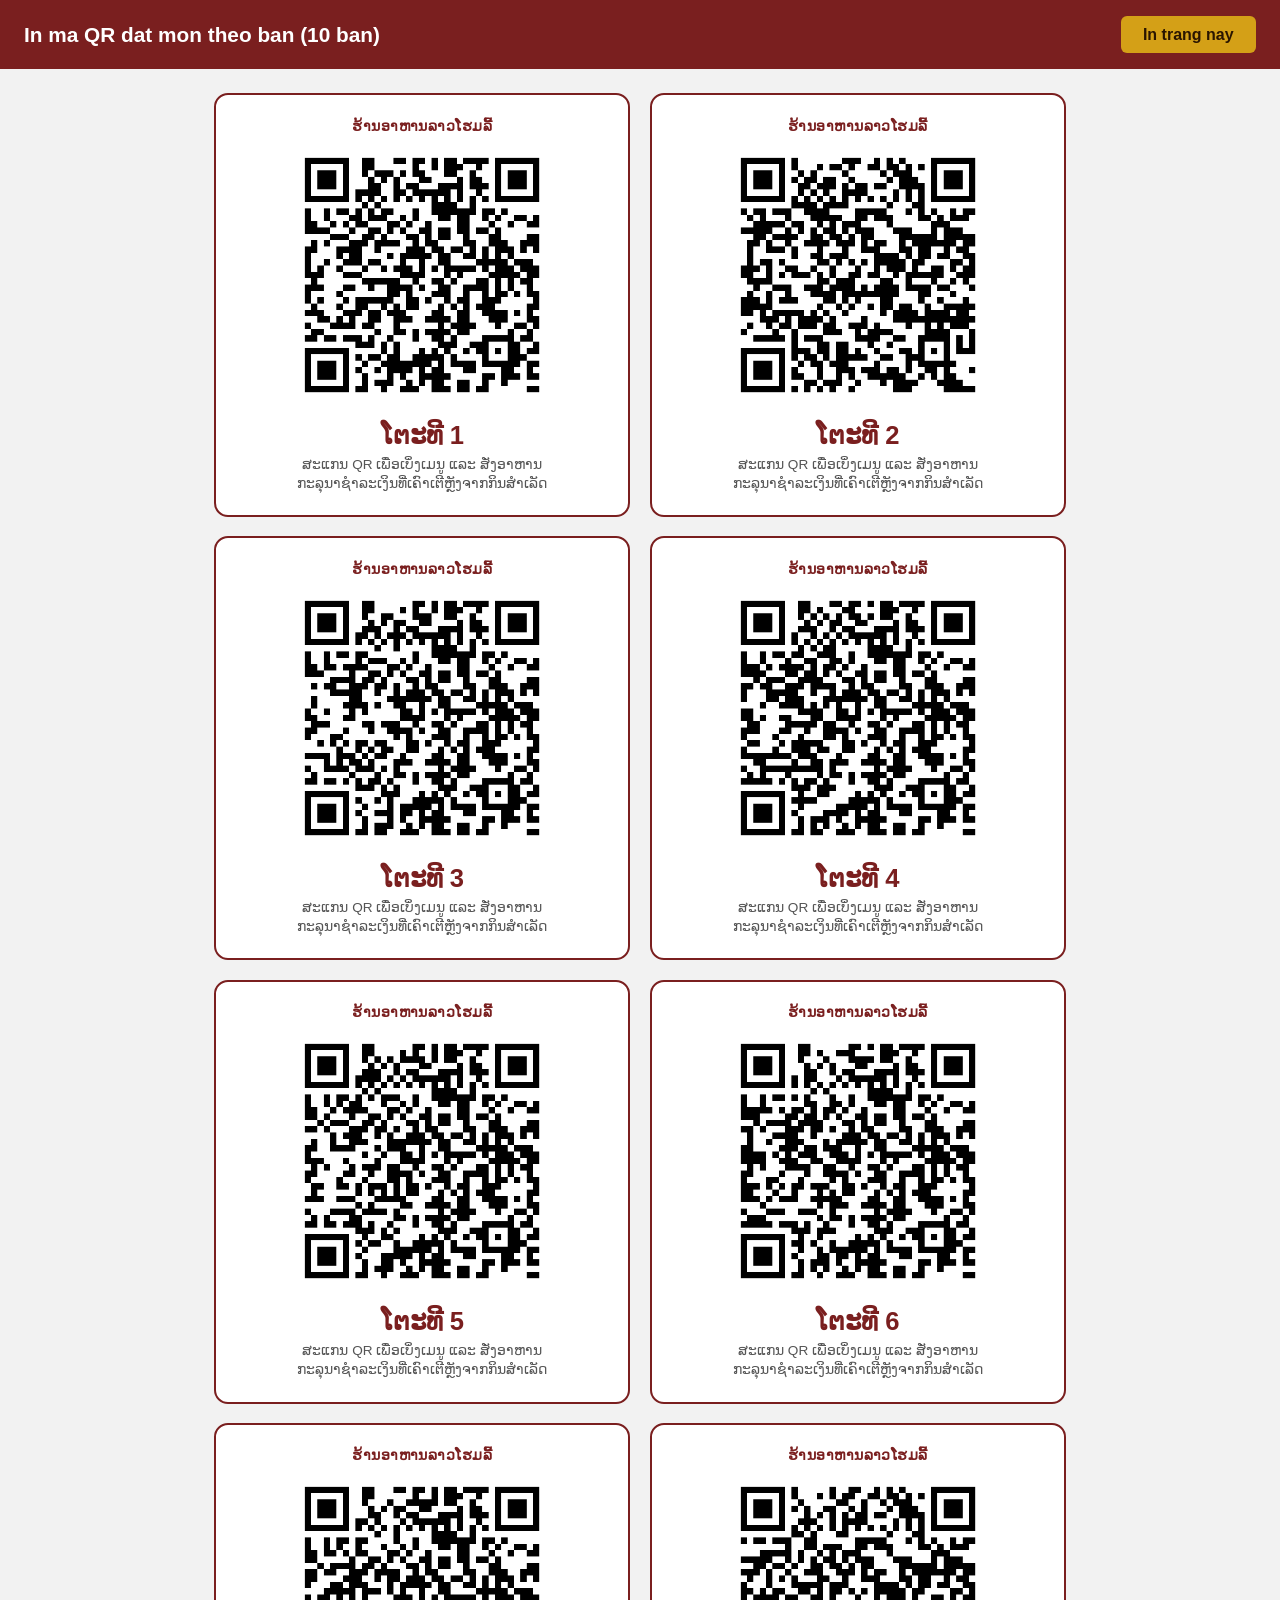
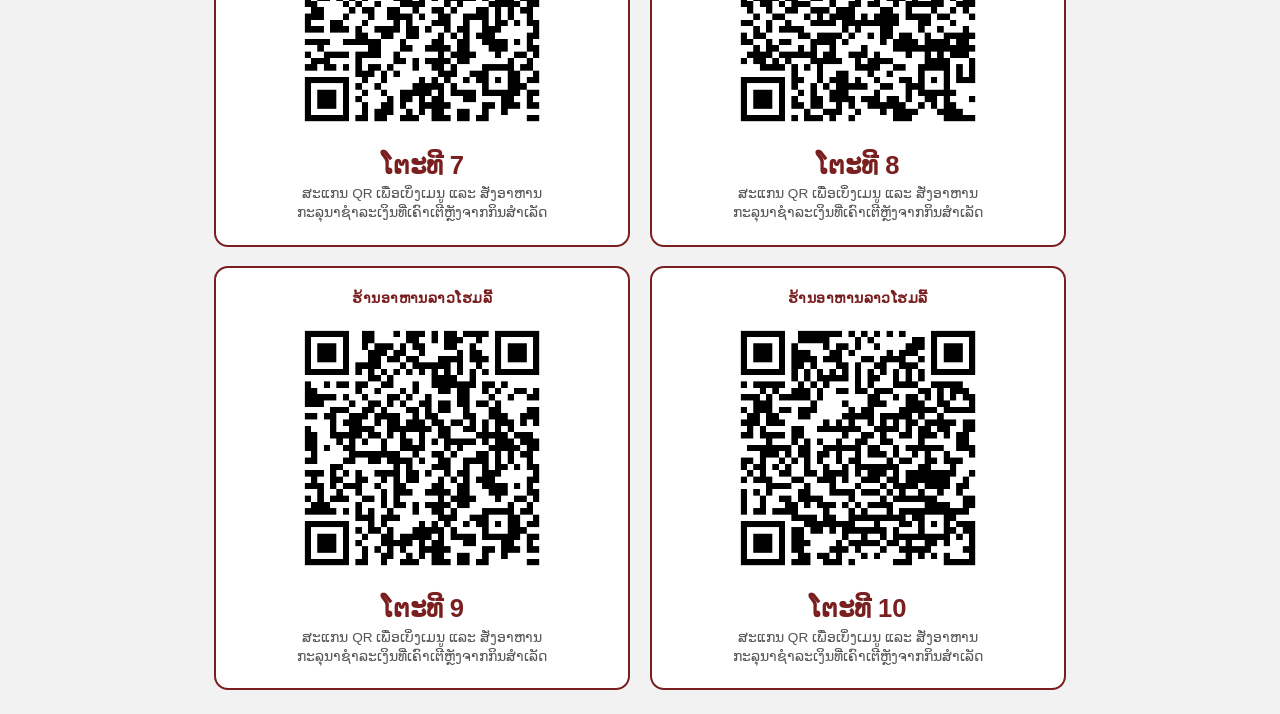
<file: in-qr-ban.html>
<!DOCTYPE html>
<html lang="vi">
<head>
<meta charset="UTF-8">
<meta name="viewport" content="width=device-width, initial-scale=1.0">
<title>In ma QR dat mon theo ban - Nhà Hàng Lao Homely</title>
<style>
  *{box-sizing:border-box;}
  body{margin:0;font-family:'Segoe UI',Arial,sans-serif;background:#f2f2f2;color:#222;}
  .toolbar{
    padding:1rem 1.5rem;background:#7a1f1f;color:#fff;display:flex;
    justify-content:space-between;align-items:center;flex-wrap:wrap;gap:.8rem;
  }
  .toolbar h1{margin:0;font-size:1.3rem;}
  .print-btn{
    padding:.6rem 1.4rem;border:none;border-radius:6px;background:#d4a017;
    color:#2a1500;font-weight:700;cursor:pointer;font-size:1rem;
  }
  .qr-grid{
    display:grid;grid-template-columns:repeat(2, 1fr);gap:1.2rem;
    padding:1.5rem;max-width:900px;margin:0 auto;
  }
  .qr-card{
    background:#fff;border:2px solid #7a1f1f;border-radius:14px;
    padding:1.4rem;text-align:center;break-inside:avoid;
  }
  .qr-card-eyebrow{margin:0 0 .3rem;font-size:.9rem;color:#7a1f1f;font-weight:700;letter-spacing:.03em;}
  .qr-card-img{width:100%;max-width:260px;height:auto;margin:.4rem 0;}
  .qr-card-table{margin:.3rem 0;font-size:1.6rem;font-weight:800;color:#7a1f1f;}
  .qr-card-hint{margin:0;font-size:.85rem;color:#555;line-height:1.4;}
  @media print{
    .toolbar{display:none;}
    body{background:#fff;}
    .qr-grid{padding:0;max-width:100%;}
    .qr-card:nth-child(4n+1){page-break-before:always;}
    .qr-card:nth-child(-n+4){page-break-before:avoid;}
  }
</style>
</head>
<body>
  <div class="toolbar">
    <h1>In ma QR dat mon theo ban (10 ban)</h1>
    <button class="print-btn" type="button" onclick="window.print()">In trang nay</button>
  </div>
  <div class="qr-grid">
      <div class="qr-card">
        <p class="qr-card-eyebrow">ຮ້ານອາຫານລາວໂຮມລີ້</p>
        <img class="qr-card-img" src="images/qr/ban-1.png?v=20260714e" alt="QR ໂຕະທີ 1">
        <p class="qr-card-table">ໂຕະທີ 1</p>
        <p class="qr-card-hint">ສະແກນ QR ເພື່ອເບິ່ງເມນູ ແລະ ສັ່ງອາຫານ<br>ກະລຸນາຊຳລະເງິນທີ່ເຄົາເຕີຫຼັງຈາກກິນສຳເລັດ</p>
      </div>
      <div class="qr-card">
        <p class="qr-card-eyebrow">ຮ້ານອາຫານລາວໂຮມລີ້</p>
        <img class="qr-card-img" src="images/qr/ban-2.png?v=20260714e" alt="QR ໂຕະທີ 2">
        <p class="qr-card-table">ໂຕະທີ 2</p>
        <p class="qr-card-hint">ສະແກນ QR ເພື່ອເບິ່ງເມນູ ແລະ ສັ່ງອາຫານ<br>ກະລຸນາຊຳລະເງິນທີ່ເຄົາເຕີຫຼັງຈາກກິນສຳເລັດ</p>
      </div>
      <div class="qr-card">
        <p class="qr-card-eyebrow">ຮ້ານອາຫານລາວໂຮມລີ້</p>
        <img class="qr-card-img" src="images/qr/ban-3.png?v=20260714e" alt="QR ໂຕະທີ 3">
        <p class="qr-card-table">ໂຕະທີ 3</p>
        <p class="qr-card-hint">ສະແກນ QR ເພື່ອເບິ່ງເມນູ ແລະ ສັ່ງອາຫານ<br>ກະລຸນາຊຳລະເງິນທີ່ເຄົາເຕີຫຼັງຈາກກິນສຳເລັດ</p>
      </div>
      <div class="qr-card">
        <p class="qr-card-eyebrow">ຮ້ານອາຫານລາວໂຮມລີ້</p>
        <img class="qr-card-img" src="images/qr/ban-4.png?v=20260714e" alt="QR ໂຕະທີ 4">
        <p class="qr-card-table">ໂຕະທີ 4</p>
        <p class="qr-card-hint">ສະແກນ QR ເພື່ອເບິ່ງເມນູ ແລະ ສັ່ງອາຫານ<br>ກະລຸນາຊຳລະເງິນທີ່ເຄົາເຕີຫຼັງຈາກກິນສຳເລັດ</p>
      </div>
      <div class="qr-card">
        <p class="qr-card-eyebrow">ຮ້ານອາຫານລາວໂຮມລີ້</p>
        <img class="qr-card-img" src="images/qr/ban-5.png?v=20260714e" alt="QR ໂຕະທີ 5">
        <p class="qr-card-table">ໂຕະທີ 5</p>
        <p class="qr-card-hint">ສະແກນ QR ເພື່ອເບິ່ງເມນູ ແລະ ສັ່ງອາຫານ<br>ກະລຸນາຊຳລະເງິນທີ່ເຄົາເຕີຫຼັງຈາກກິນສຳເລັດ</p>
      </div>
      <div class="qr-card">
        <p class="qr-card-eyebrow">ຮ້ານອາຫານລາວໂຮມລີ້</p>
        <img class="qr-card-img" src="images/qr/ban-6.png?v=20260714e" alt="QR ໂຕະທີ 6">
        <p class="qr-card-table">ໂຕະທີ 6</p>
        <p class="qr-card-hint">ສະແກນ QR ເພື່ອເບິ່ງເມນູ ແລະ ສັ່ງອາຫານ<br>ກະລຸນາຊຳລະເງິນທີ່ເຄົາເຕີຫຼັງຈາກກິນສຳເລັດ</p>
      </div>
      <div class="qr-card">
        <p class="qr-card-eyebrow">ຮ້ານອາຫານລາວໂຮມລີ້</p>
        <img class="qr-card-img" src="images/qr/ban-7.png?v=20260714e" alt="QR ໂຕະທີ 7">
        <p class="qr-card-table">ໂຕະທີ 7</p>
        <p class="qr-card-hint">ສະແກນ QR ເພື່ອເບິ່ງເມນູ ແລະ ສັ່ງອາຫານ<br>ກະລຸນາຊຳລະເງິນທີ່ເຄົາເຕີຫຼັງຈາກກິນສຳເລັດ</p>
      </div>
      <div class="qr-card">
        <p class="qr-card-eyebrow">ຮ້ານອາຫານລາວໂຮມລີ້</p>
        <img class="qr-card-img" src="images/qr/ban-8.png?v=20260714e" alt="QR ໂຕະທີ 8">
        <p class="qr-card-table">ໂຕະທີ 8</p>
        <p class="qr-card-hint">ສະແກນ QR ເພື່ອເບິ່ງເມນູ ແລະ ສັ່ງອາຫານ<br>ກະລຸນາຊຳລະເງິນທີ່ເຄົາເຕີຫຼັງຈາກກິນສຳເລັດ</p>
      </div>
      <div class="qr-card">
        <p class="qr-card-eyebrow">ຮ້ານອາຫານລາວໂຮມລີ້</p>
        <img class="qr-card-img" src="images/qr/ban-9.png?v=20260714e" alt="QR ໂຕະທີ 9">
        <p class="qr-card-table">ໂຕະທີ 9</p>
        <p class="qr-card-hint">ສະແກນ QR ເພື່ອເບິ່ງເມນູ ແລະ ສັ່ງອາຫານ<br>ກະລຸນາຊຳລະເງິນທີ່ເຄົາເຕີຫຼັງຈາກກິນສຳເລັດ</p>
      </div>
      <div class="qr-card">
        <p class="qr-card-eyebrow">ຮ້ານອາຫານລາວໂຮມລີ້</p>
        <img class="qr-card-img" src="images/qr/ban-10.png?v=20260714e" alt="QR ໂຕະທີ 10">
        <p class="qr-card-table">ໂຕະທີ 10</p>
        <p class="qr-card-hint">ສະແກນ QR ເພື່ອເບິ່ງເມນູ ແລະ ສັ່ງອາຫານ<br>ກະລຸນາຊຳລະເງິນທີ່ເຄົາເຕີຫຼັງຈາກກິນສຳເລັດ</p>
      </div>
  </div>
</body>
</html>
</file>
